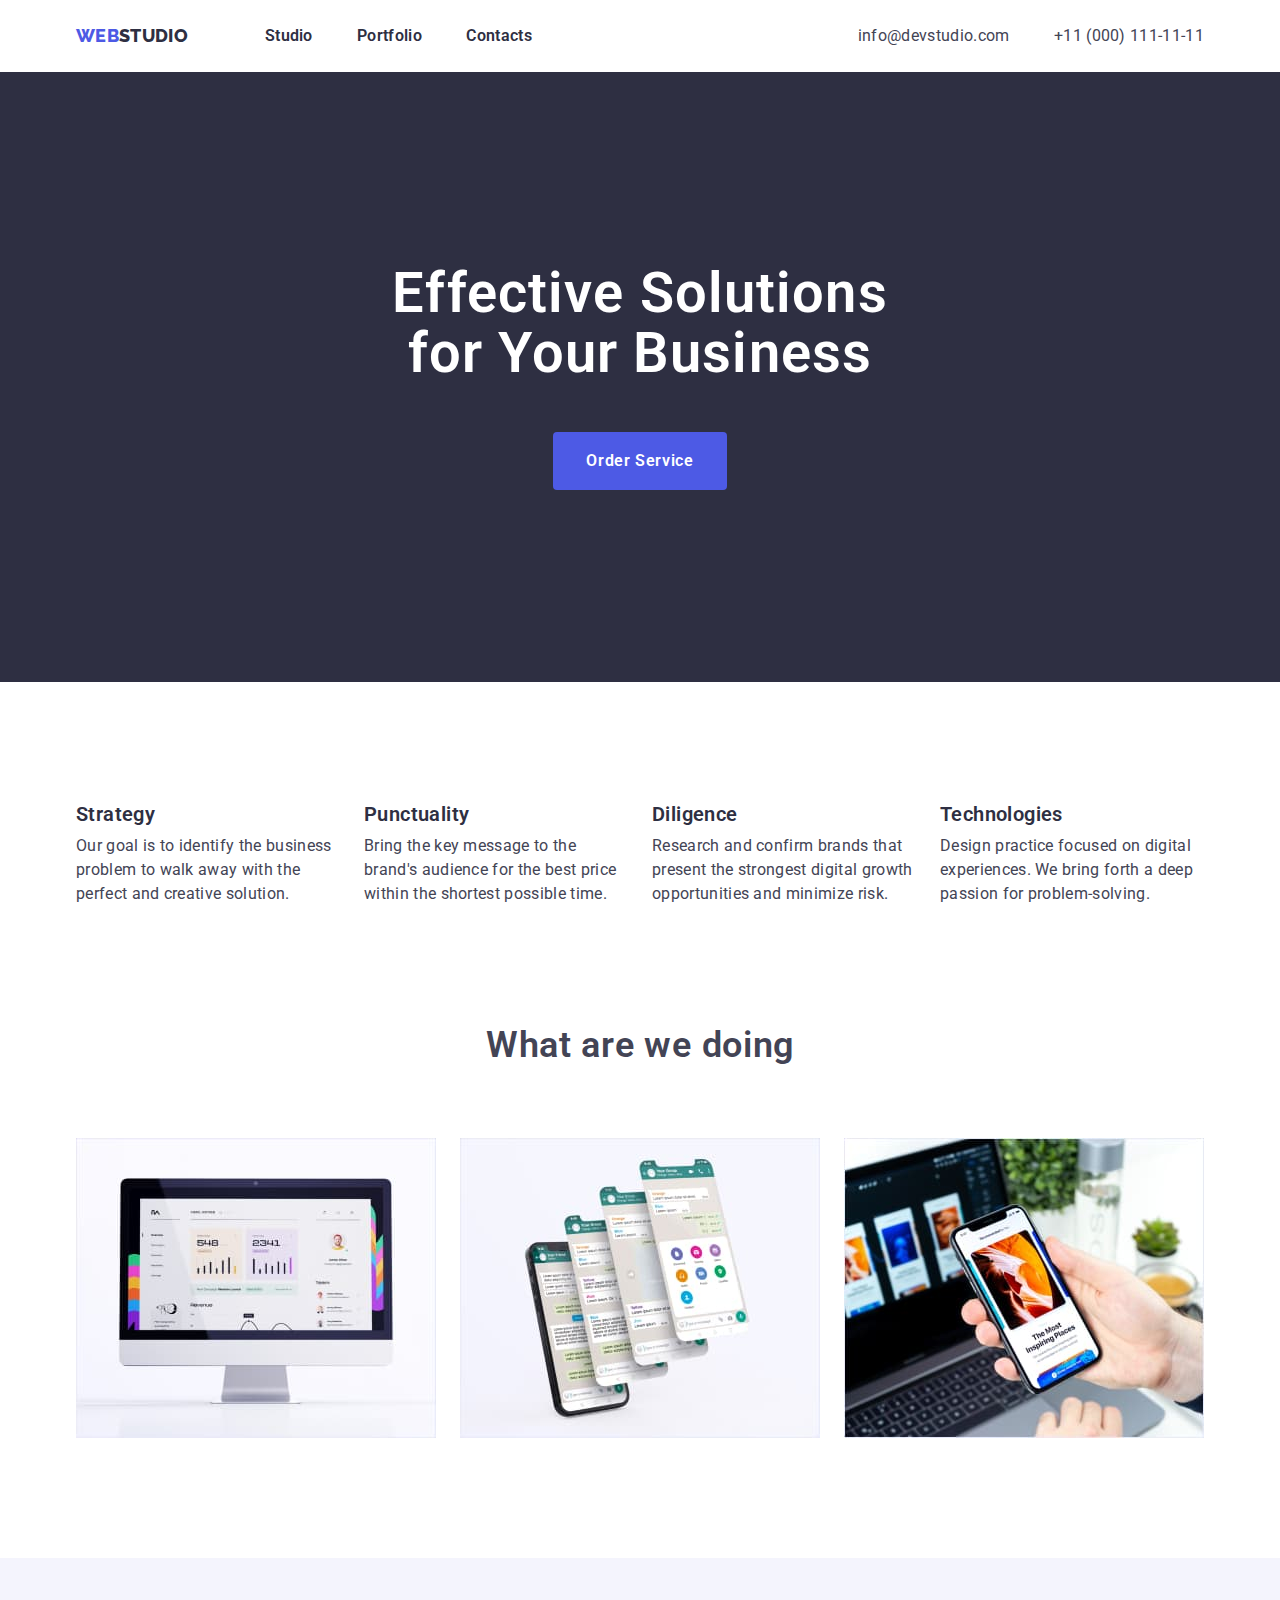
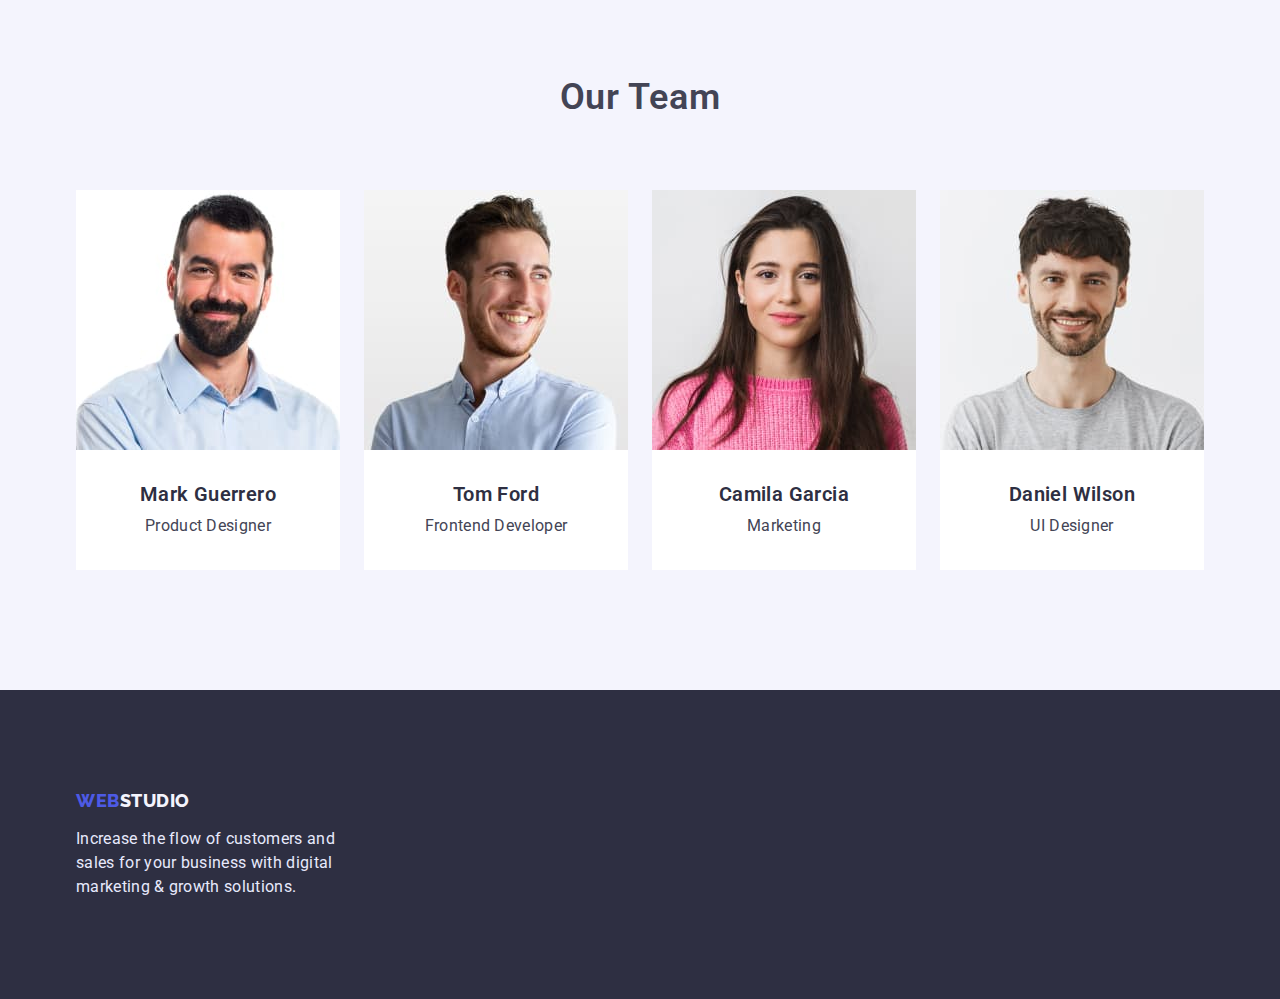
<file: index.html>
<!DOCTYPE html>
<html lang="en">
  <head>
    <meta charset="utf-8"/>
    <meta content="IE=edge" http-equiv="X-UA-Compatible"/>
    <meta name="viewport" content="width=device-width, initial-scale=1.0"/>
    <title>Homework #2</title>
    <link rel="stylesheet" href="https://cdnjs.cloudflare.com/ajax/libs/modern-normalize/1.1.0/modern-normalize.min.css"/>
    <link rel="preconnect" href="https://fonts.googleapis.com"/>
    <link rel="preconnect" href="https://fonts.gstatic.com" crossorigin/>
    <link href="https://fonts.googleapis.com/css2?family=Raleway:wght@800&amp;family=Roboto:wght@400;500;700;900&amp;display=swap" rel="stylesheet"/>
    <link rel="stylesheet" href="css/styles.css"/>
  </head>
  <body class="page">
    <!-- START .header-->
    <header class="header">
      <div class="container container--header"><a class="header__logo" href="./index.html" title="Home page"><span>Web</span>Studio</a>
        <!-- START .nav-->
        <nav class="nav">
          <ul class="nav__list list-reset">
            <li class="nav__item"><a class="nav__link" href="./index.html">Studio</a>
            </li>
            <li class="nav__item"><a class="nav__link" href="./portfolio.html">Portfolio</a>
            </li>
            <li class="nav__item"><a class="nav__link" href="#">Contacts</a>
            </li>
          </ul>
        </nav>
        <!-- END .nav-->
        <ul class="header__contacts">
          <li class="header__contacts-item"><a class="header__contacts-link" href="mailto:info@devstudio.com">info@devstudio.com</a>
          </li>
          <li class="header__contacts-item"><a class="header__contacts-link" href="tel:+110001111111">+11 (000) 111-11-11</a>
          </li>
        </ul>
      </div>
    </header>
    <!-- END .header-->
    <main>
      <section class="section section--hero">
        <div class="container">
          <h1>Effective Solutions<br>for Your Business</h1>
          <button class="btn" type="button">Order Service
          </button>
        </div>
      </section>
      <section class="section section--bottom-null">
        <div class="container">
          <h2 class="section__title section__title--hidden">Benefits</h2>
          <!-- START .benefits-->
          <ul class="benefits list-reset">
            <li class="benefits__item">
              <h3 class="benefits__title">Strategy
              </h3>
              <p class="benefits__desc">Our goal is to identify the business problem to walk away with the perfect and creative solution.
              </p>
            </li>
            <li class="benefits__item">
              <h3 class="benefits__title">Punctuality
              </h3>
              <p class="benefits__desc">Bring the key message to the brand's audience for the best price within the shortest possible time.
              </p>
            </li>
            <li class="benefits__item">
              <h3 class="benefits__title">Diligence
              </h3>
              <p class="benefits__desc">Research and confirm brands that present the strongest digital growth opportunities and minimize risk.
              </p>
            </li>
            <li class="benefits__item">
              <h3 class="benefits__title">Technologies
              </h3>
              <p class="benefits__desc">Design practice focused on digital experiences. We bring forth a deep passion for problem-solving.
              </p>
            </li>
          </ul>
          <!-- END .benefits-->
        </div>
      </section>
      <section class="section">
        <div class="container">
          <h2 class="section__title">What are we doing</h2>
          <!-- START .doing-->
          <ul class="doing list-reset row">
            <li class="doing__item"><img class="doing__img" src="images/doing-1.jpg" alt="doing-1" width="360" title=""/>
            </li>
            <li class="doing__item"><img class="doing__img" src="images/doing-2.jpg" alt="doing-2" width="360" title=""/>
            </li>
            <li class="doing__item"><img class="doing__img" src="images/doing-3.jpg" alt="doing-3" width="360" title=""/>
            </li>
          </ul>
          <!-- END .doing-->
        </div>
      </section>
      <section class="section section--accent">
        <div class="container">
          <h2 class="section__title">Our Team</h2>
          <!-- START .team-->
          <ul class="team list-reset">
            <li class="team__item"><img class="team__item-view" src="images/person-1.jpg" alt="Mark Guerrero" width="264" title=""/>
              <div class="team__item-body">
                <h3 class="team__item-title">Mark Guerrero
                </h3>
                <p class="team__item-desc">Product Designer
                </p>
              </div>
            </li>
            <li class="team__item"><img class="team__item-view" src="images/person-2.jpg" alt="Tom Ford" width="264" title=""/>
              <div class="team__item-body">
                <h3 class="team__item-title">Tom Ford
                </h3>
                <p class="team__item-desc">Frontend Developer
                </p>
              </div>
            </li>
            <li class="team__item"><img class="team__item-view" src="images/person-3.jpg" alt="Camila Garcia" width="264" title=""/>
              <div class="team__item-body">
                <h3 class="team__item-title">Camila Garcia
                </h3>
                <p class="team__item-desc">Marketing
                </p>
              </div>
            </li>
            <li class="team__item"><img class="team__item-view" src="images/person-4.jpg" alt="Daniel Wilson" width="264" title=""/>
              <div class="team__item-body">
                <h3 class="team__item-title">Daniel Wilson
                </h3>
                <p class="team__item-desc">UI Designer
                </p>
              </div>
            </li>
          </ul>
          <!-- END .cards-->
        </div>
      </section>
    </main>
    <!-- START .footer-->
    <footer class="footer">
      <div class="container"><a class="footer__logo" href="/" title="Home page"><span>Web</span>Studio</a>
        <p class="footer__desc">Increase the flow of customers and sales for your business with digital marketing & growth solutions.
        </p>
      </div>
    </footer>
    <!-- END .footer-->
  </body>
</html>
</file>
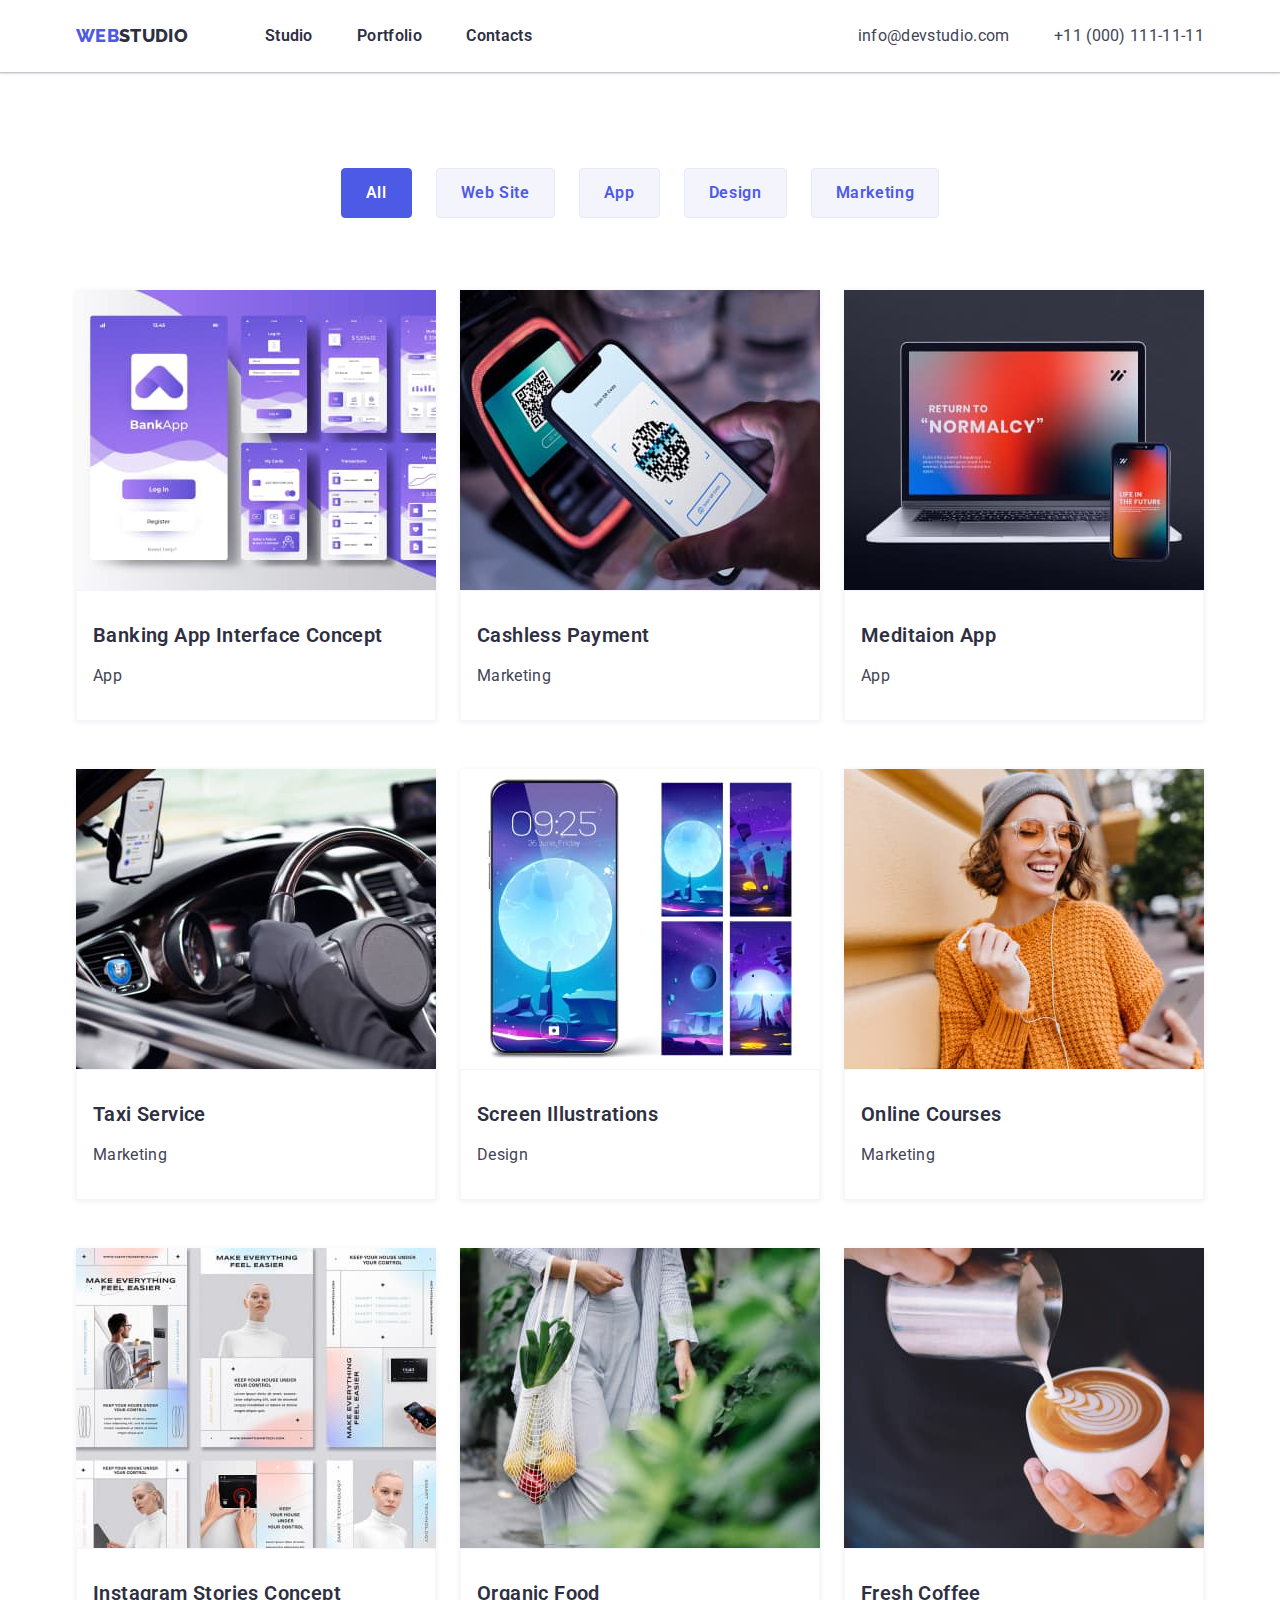
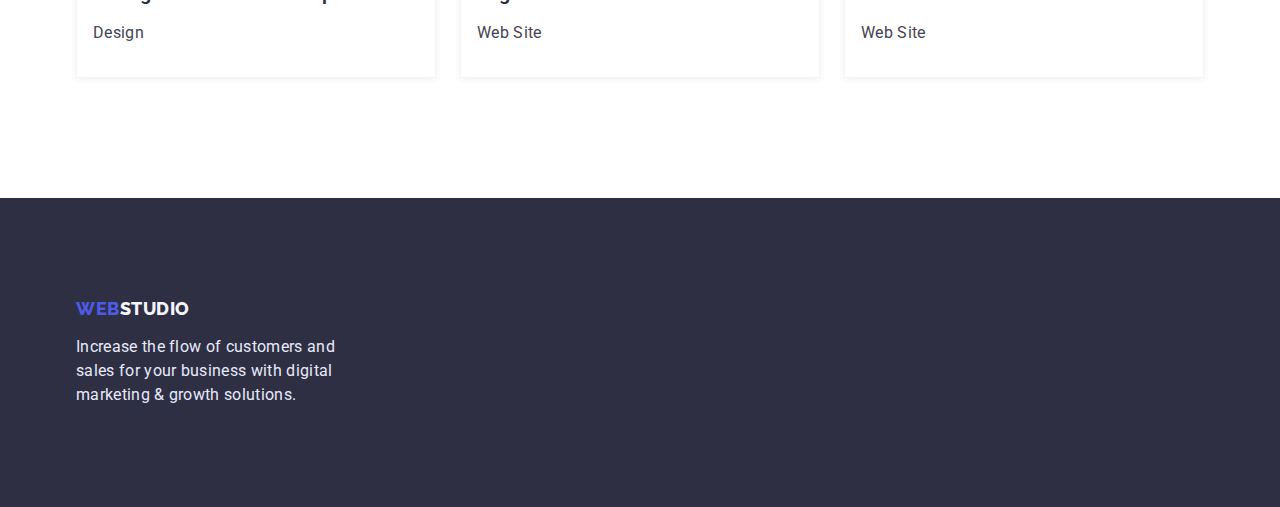
<file: portfolio.html>
<!DOCTYPE html>
<html lang="en">
  <head>
    <meta charset="utf-8"/>
    <meta content="IE=edge" http-equiv="X-UA-Compatible"/>
    <meta name="viewport" content="width=device-width, initial-scale=1.0"/>
    <title>Homework #2</title>
    <link rel="stylesheet" href="https://cdnjs.cloudflare.com/ajax/libs/modern-normalize/1.1.0/modern-normalize.min.css"/>
    <link rel="preconnect" href="https://fonts.googleapis.com"/>
    <link rel="preconnect" href="https://fonts.gstatic.com" crossorigin/>
    <link href="https://fonts.googleapis.com/css2?family=Raleway:wght@800&amp;family=Roboto:wght@400;500;700;900&amp;display=swap" rel="stylesheet"/>
    <link rel="stylesheet" href="css/styles.css"/>
  </head>
  <body class="page">
    <!-- START .header-->
    <header class="header">
      <div class="container container--header"><a class="header__logo" href="./index.html" title="Home page"><span>Web</span>Studio</a>
        <!-- START .nav-->
        <nav class="nav">
          <ul class="nav__list list-reset">
            <li class="nav__item"><a class="nav__link" href="./index.html">Studio</a>
            </li>
            <li class="nav__item"><a class="nav__link" href="./portfolio.html">Portfolio</a>
            </li>
            <li class="nav__item"><a class="nav__link" href="#">Contacts</a>
            </li>
          </ul>
        </nav>
        <!-- END .nav-->
        <ul class="header__contacts">
          <li class="header__contacts-item"><a class="header__contacts-link" href="mailto:info@devstudio.com">info@devstudio.com</a>
          </li>
          <li class="header__contacts-item"><a class="header__contacts-link" href="tel:+110001111111">+11 (000) 111-11-11</a>
          </li>
        </ul>
      </div>
    </header>
    <!-- END .header-->
    <main>
      <section class="section section--portfolio">
        <div class="container">
          <h1 class="page__title page__title--hidden">Portfolio
          </h1>
          <ul class="portfolio-filter">
            <li class="portfolio-filter__item">
              <button class="btn btn--light btn--small active" type="button">All
              </button>
            </li>
            <li class="portfolio-filter__item">
              <button class="btn btn--light btn--small" type="button">Web Site
              </button>
            </li>
            <li class="portfolio-filter__item">
              <button class="btn btn--light btn--small" type="button">App
              </button>
            </li>
            <li class="portfolio-filter__item">
              <button class="btn btn--light btn--small" type="button">Design
              </button>
            </li>
            <li class="portfolio-filter__item">
              <button class="btn btn--light btn--small" type="button">Marketing
              </button>
            </li>
          </ul>
          <!-- START .portfolio-->
          <ul class="portfolio">
            <li class="portfolio__item"><a class="portfolio__item-link" href="#"><img class="portfolio__item-view" src="images/portfolio-1.jpg" alt="Banking App Interface Concept" width="360" title=""/>
              <div class="portfolio__item-body">
                <h2 class="portfolio__item-title">Banking App Interface Concept
                </h2>
                <p class="portfolio__item-desc">App
                </p>
              </div></a>
            </li>
            <li class="portfolio__item"><a class="portfolio__item-link" href="#"><img class="portfolio__item-view" src="images/portfolio-2.jpg" alt="Cashless Payment" width="360" title=""/>
              <div class="portfolio__item-body">
                <h2 class="portfolio__item-title">Cashless Payment
                </h2>
                <p class="portfolio__item-desc">Marketing
                </p>
              </div></a>
            </li>
            <li class="portfolio__item"><a class="portfolio__item-link" href="#"><img class="portfolio__item-view" src="images/portfolio-3.jpg" alt="Meditaion App" width="360" title=""/>
              <div class="portfolio__item-body">
                <h2 class="portfolio__item-title">Meditaion App
                </h2>
                <p class="portfolio__item-desc">App
                </p>
              </div></a>
            </li>
            <li class="portfolio__item"><a class="portfolio__item-link" href="#"><img class="portfolio__item-view" src="images/portfolio-4.jpg" alt="Taxi Service" width="360" title=""/>
              <div class="portfolio__item-body">
                <h2 class="portfolio__item-title">Taxi Service
                </h2>
                <p class="portfolio__item-desc">Marketing
                </p>
              </div></a>
            </li>
            <li class="portfolio__item"><a class="portfolio__item-link" href="#"><img class="portfolio__item-view" src="images/portfolio-5.jpg" alt="Screen Illustrations" width="360" title=""/>
              <div class="portfolio__item-body">
                <h2 class="portfolio__item-title">Screen Illustrations
                </h2>
                <p class="portfolio__item-desc">Design
                </p>
              </div></a>
            </li>
            <li class="portfolio__item"><a class="portfolio__item-link" href="#"><img class="portfolio__item-view" src="images/portfolio-6.jpg" alt="Online Courses" width="360" title=""/>
              <div class="portfolio__item-body">
                <h2 class="portfolio__item-title">Online Courses
                </h2>
                <p class="portfolio__item-desc">Marketing
                </p>
              </div></a>
            </li>
            <li class="portfolio__item"><a class="portfolio__item-link" href="#"><img class="portfolio__item-view" src="images/portfolio-7.jpg" alt="Instagram Stories Concept" width="360" title=""/>
              <div class="portfolio__item-body">
                <h2 class="portfolio__item-title">Instagram Stories Concept
                </h2>
                <p class="portfolio__item-desc">Design
                </p>
              </div></a>
            </li>
            <li class="portfolio__item"><a class="portfolio__item-link" href="#"><img class="portfolio__item-view" src="images/portfolio-8.jpg" alt="Organic Food" width="360" title=""/>
              <div class="portfolio__item-body">
                <h2 class="portfolio__item-title">Organic Food
                </h2>
                <p class="portfolio__item-desc">Web Site
                </p>
              </div></a>
            </li>
            <li class="portfolio__item"><a class="portfolio__item-link" href="#"><img class="portfolio__item-view" src="images/portfolio-9.jpg" alt="Fresh Coffee" width="360" title=""/>
              <div class="portfolio__item-body">
                <h2 class="portfolio__item-title">Fresh Coffee
                </h2>
                <p class="portfolio__item-desc">Web Site
                </p>
              </div></a>
            </li>
          </ul>
          <!-- END .portfolio-->
        </div>
      </section>
    </main>
    <!-- START .footer-->
    <footer class="footer">
      <div class="container"><a class="footer__logo" href="/" title="Home page"><span>Web</span>Studio</a>
        <p class="footer__desc">Increase the flow of customers and sales for your business with digital marketing & growth solutions.
        </p>
      </div>
    </footer>
    <!-- END .footer-->
  </body>
</html>
</file>
<file: css/styles.css>
:root {
  --ff-base: "Roboto", sans-serif;
  --ff-second: "Raleway", sans-serif;
  --c-iris: #4D5AE5;
  --c-navy-blue: #2E2F42;
  --c-green: #31D0AA;
  --c-slate: #434455;
  --c-light-slate: #8E8F99;
  --c-cornflower: #E7E9FC;
  --c-cloud: #F4F4FD;
  --c-navy-blue-modal: rgba(46, 47, 66, 0.4);
  --gr-gutter: 24px;
}

/* base */

body {
  background-color: #fff;
  font-family: var(--ff-base);
  color: var(--c-slate);
  font-size: 16px;
  letter-spacing: 0.02em;
}

h1,
h2,
h3 {
  font-weight: 600;
  letter-spacing: 0.02em;
  margin-top: 0;
}

h1 {
  font-size: 56px;
  line-height: 1.07;
  margin-bottom: 48px;
}

h2 {
  font-size: 36px;
  line-height: 1.11;
}

h3 {
  font-size: 20px;
  line-height: 1.2;
}

p {
  font-size: 16px;
  line-height: 1.5;
  letter-spacing: 0.02em;
  color: var(--c-slate);
  margin-top: 0;
}

small {
  font-size: 12px;
  line-height: 1.33;
  letter-spacing: 4px;
}

b,
strong {
  font-weight: 600;
}

a {
  font-weight: 600;
  color: var(--c-iris);
}

img {
  display: inline-block;
  max-width: 100%;
}

button {
  cursor: pointer;
}

.container {
  max-width: 1158px;
  margin: 0 auto;
  padding-left: 15px;
  padding-right: 15px;
}

.container--header {
  display: -webkit-box;
  display: -ms-flexbox;
  display: flex;
  -webkit-box-align: center;
  -ms-flex-align: center;
  align-items: center;
}

.page__title--hidden {
  display: none;
}

.section {
  padding: 120px 0;
}

.section--hero {
  background-color: #2E2F42;
  color: #fff;
  text-align: center;
  padding: 192px 0;
}

.section--accent {
  background-color: var(--c-cloud);
}

.section--bottom-null {
  padding-bottom: 0;
}

.section--portfolio {
  padding-top: 96px;
}

.section__title {
  text-align: center;
  margin-bottom: 72px;
}

.section__title--hidden {
  display: none;
}

/* .benefits */

.benefits {
  display: -webkit-box;
  display: -ms-flexbox;
  display: flex;
}

.benefits__item {
  -ms-flex-preferred-size: calc((100% - 3 * var(--gr-gutter)) / 4);
  flex-basis: calc((100% - 3 * var(--gr-gutter)) / 4);
  margin-right: var(--gr-gutter);
}

.benefits__item:nth-child(4n+4) {
  margin-right: 0;
}

.benefits__title {
  color: var(--c-navy-blue);
  margin-bottom: 8px;
}

.benefits__desc {
  margin-bottom: 0;
}

/* .btn */

.btn {
  color: #fff;
  font-weight: 600;
  background-color: var(--c-iris);
  border: 1px solid transparent;
  letter-spacing: 0.04em;
  font-family: inherit;
  font-size: 16px;
  line-height: 1.5;
  display: inline-block;
  padding: 16px 32px;
  border-radius: 4px;
}

.btn:hover {
  background-color: #404BBF;
  border-color: #404BBF;
}

.btn--small {
  padding: 12px 24px;
}

.btn--light {
  background-color: var(--c-cloud);
  border-color: var(--c-cornflower);
  color: var(--c-iris);
}

.btn--light:hover,
.btn--light:focus,
.btn--light.active {
  color: #fff;
  border-color: var(--c-iris);
  background-color: var(--c-iris);
}

/* doing */

.doing {
  display: -webkit-box;
  display: -ms-flexbox;
  display: flex;
  -ms-flex-wrap: wrap;
  flex-wrap: wrap;
}

.doing__item {
  margin-right: 24px;
  -ms-flex-preferred-size: calc((100% - 2 * var(--gr-gutter)) / 3);
  flex-basis: calc((100% - 2 * var(--gr-gutter)) / 3);
}

.doing__item:nth-child(3n+3) {
  margin-right: 0;
}

.doing__img {
  display: block;
}

/* .footer */

.footer {
  background-color: #2E2F42;
  padding: 100px 0;
}

.footer p {
  color: var(--c-cornflower);
  margin-bottom: 0;
}

.footer__logo {
  color: #F4F4FD;
  font-family: var(--ff-second);
  font-size: 18px;
  line-height: 1.17;
  text-decoration: none;
  font-weight: 800;
  text-transform: uppercase;
  letter-spacing: 0.03em;
  margin-bottom: 16px;
  display: inline-block;
}

.footer__logo span {
  color: var(--c-iris);
}

.footer__desc {
  max-width: 264px;
}

/* .header */

.header {
  -webkit-box-shadow: 0px 2px 1px rgba(46, 47, 66, 0.08), 0px 1px 1px rgba(46, 47, 66, 0.16), 0px 1px 6px rgba(46, 47, 66, 0.08);
  box-shadow: 0px 2px 1px rgba(46, 47, 66, 0.08), 0px 1px 1px rgba(46, 47, 66, 0.16), 0px 1px 6px rgba(46, 47, 66, 0.08);
}

.header__logo {
  font-family: var(--ff-second);
  text-decoration: none;
  color: var(--c-navy-blue);
  font-size: 18px;
  line-height: 1.33;
  font-weight: 800;
  text-transform: uppercase;
  margin-right: 77px;
}

.header__logo span {
  color: var(--c-iris);
}

.header__contacts {
  list-style: none;
  padding: 0;
  margin: 0 0 0 auto;
}

.header__contacts-item {
  display: inline-block;
  margin-right: 40px;
}

.header__contacts-item:last-child {
  margin-right: 0;
}

.header__contacts-link {
  color: var(--c-slate);
  text-decoration: none;
  font-weight: 400;
  letter-spacing: 0.02em;
}

.header__contacts-link:hover,
.header__contacts-link:focus {
  color: var(--c-iris);
  outline: none;
}

/* .nav */

.nav__item {
  display: inline-block;
  margin-right: 40px;
}

.nav__item:last-child {
  margin-right: 0;
}

.nav__link {
  color: var(--c-navy-blue);
  text-decoration: none;
  font-weight: 600;
  letter-spacing: 0.02em;
  display: inline-block;
  padding: 27px 0;
}

.nav__link:hover {
  color: var(--c-slate);
}

.nav__link:focus,
.nav__link:active {
  color: var(--c-iris);
  outline: none;
}

/* .portfolio-filter */

.portfolio-filter {
  display: -webkit-box;
  display: -ms-flexbox;
  display: flex;
  -webkit-box-pack: center;
  -ms-flex-pack: center;
  justify-content: center;
  padding: 0;
  margin: 0 0 72px;
  list-style: none;
}

.portfolio-filter__item {
  margin-right: 24px;
}

.portfolio-filter__item:last-child {
  margin-right: 0;
}

/* .portfolio */

.portfolio {
  list-style: none;
  padding: 0;
  margin-top: 0;
  margin-bottom: 0;
  display: -webkit-box;
  display: -ms-flexbox;
  display: flex;
  -ms-flex-wrap: wrap;
  flex-wrap: wrap;
}

.portfolio__item {
  margin-bottom: 48px;
  background-color: #fff;
  -ms-flex-preferred-size: calc((100% - 2 * var(--gr-gutter)) / 3);
  flex-basis: calc((100% - 2 * var(--gr-gutter)) / 3);
  margin-right: 24px;
  -webkit-box-shadow: 0px 1px 6px rgba(46, 47, 66, 0.08);
  box-shadow: 0px 1px 6px rgba(46, 47, 66, 0.08);
}

.portfolio__item:nth-child(3n+3) {
  margin-right: 0;
}

.portfolio__item:nth-last-child(-n+3) {
  margin-bottom: 0;
}

.portfolio__item-link {
  text-decoration: none;
  color: var(--c-slate);
  font-weight: 400;
}

.portfolio__item-view {
  display: block;
}

.portfolio__item-body {
  padding: 32px 16px;
  border: 0.5px solid #F4F4FD;
}

.portfolio__item-title {
  color: var(--c-navy-blue);
  font-size: 20px;
  line-height: 1.2;
}

.portfolio__item-desc {
  margin-bottom: 0;
}

/* .team */

.team {
  display: -webkit-box;
  display: -ms-flexbox;
  display: flex;
  -ms-flex-wrap: wrap;
  flex-wrap: wrap;
}

.team__item {
  text-align: center;
  background-color: #fff;
  -ms-flex-preferred-size: calc((100% - 3 * var(--gr-gutter)) / 4);
  flex-basis: calc((100% - 3 * var(--gr-gutter)) / 4);
  margin-right: 24px;
}

.team__item:nth-child(4n+4) {
  margin-right: 0;
}

.team__item-view {
  display: block;
}

.team__item-body {
  padding: 32px 16px;
}

.team__item-title {
  color: var(--c-navy-blue);
  line-height: 1.2;
  letter-spacing: 0.02em;
  margin-bottom: 8px;
}

.team__item-desc {
  margin-bottom: 0;
}

/* .helpers */

.list-reset {
  padding: 0;
  margin-top: 0;
  margin-bottom: 0;
  list-style: none;
}
</file>
